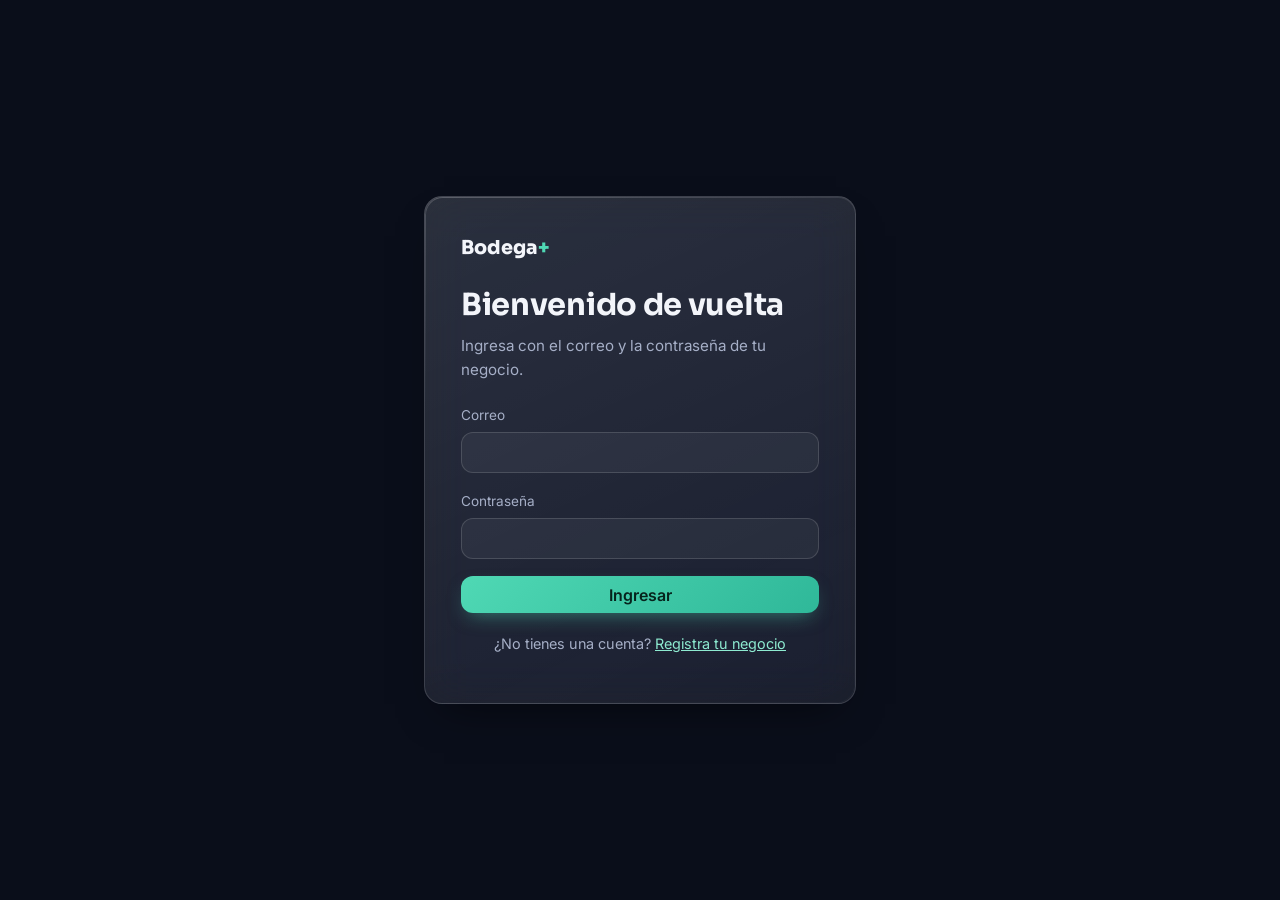
<file: login.html>
<!DOCTYPE html>
<html lang="es">
<head>
  <meta charset="UTF-8" />
  <meta name="viewport" content="width=device-width, initial-scale=1.0" />
  <title>Iniciar sesión · Bodega+</title>
  <link rel="icon" href="/img/favicon.png" />
  <link rel="preconnect" href="https://fonts.googleapis.com" />
  <link rel="preconnect" href="https://fonts.gstatic.com" crossorigin />
  <link rel="stylesheet" href="/css/styles.css" />
</head>
<body>
  <div class="fondo-liquido" aria-hidden="true"><span class="b1"></span><span class="b2"></span><span class="b3"></span></div>

  <main class="auth-pantalla">
    <div class="auth-tarjeta">
      <div class="marca">Bodega<span>+</span></div>
      <h1>Bienvenido de vuelta</h1>
      <p class="subtitulo-seccion">Ingresa con el correo y la contraseña de tu negocio.</p>

      <div class="mensaje-error oculto" data-error></div>

      <form id="form-login" novalidate>
        <div class="campo">
          <label for="email">Correo</label>
          <input type="email" id="email" name="email" autocomplete="email" required />
        </div>
        <div class="campo">
          <label for="password">Contraseña</label>
          <input type="password" id="password" name="password" autocomplete="current-password" required />
        </div>
        <button class="boton" type="submit" style="width:100%">Ingresar</button>
      </form>

      <p class="auth-pie">
        ¿No tienes una cuenta? <a href="/register.html">Registra tu negocio</a>
      </p>
    </div>
  </main>

  <script src="/js/ui.js"></script>
  <script src="/js/api.js"></script>
  <script src="/js/auth.js"></script>
</body>
</html>
</file>
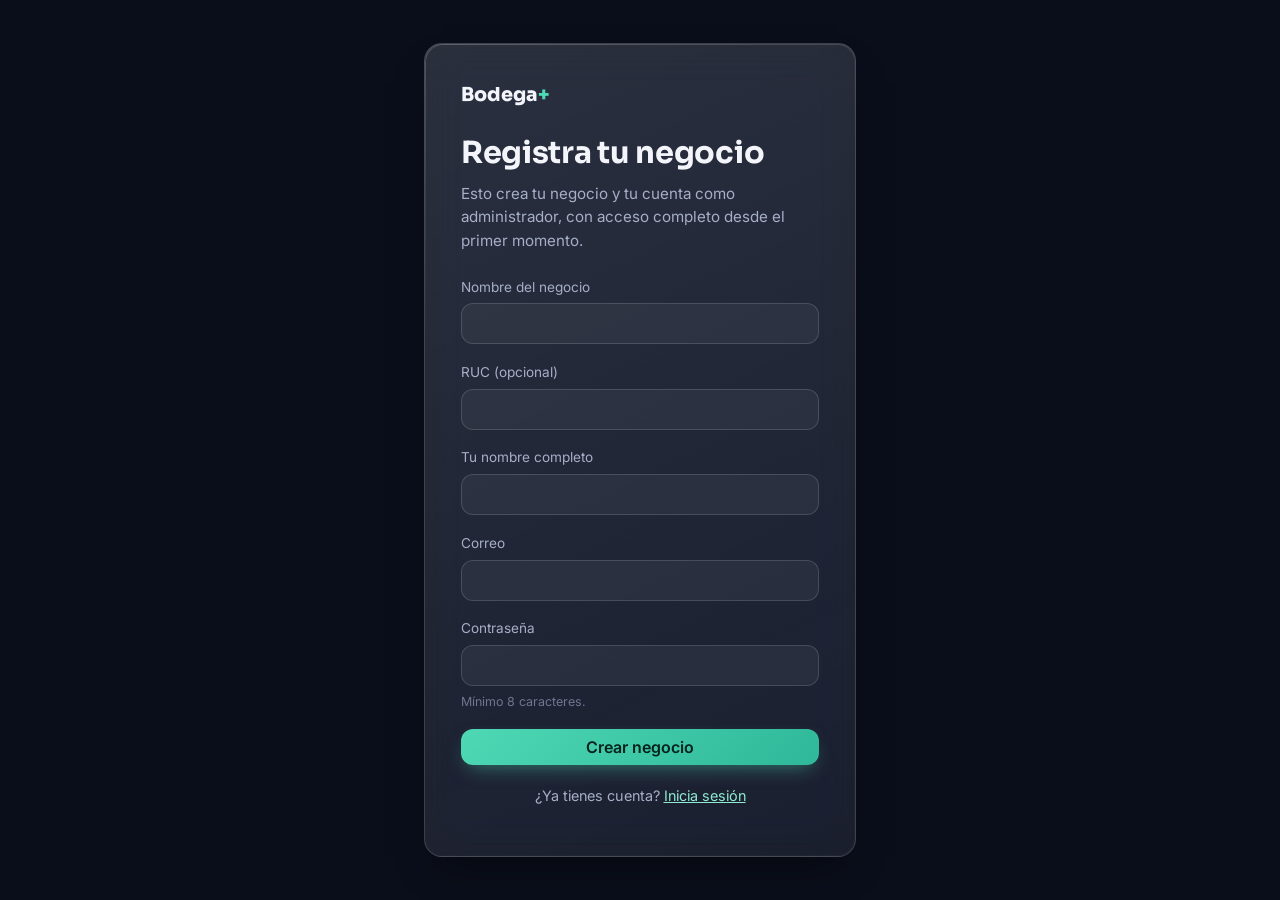
<file: register.html>
<!DOCTYPE html>
<html lang="es">
<head>
  <meta charset="UTF-8" />
  <meta name="viewport" content="width=device-width, initial-scale=1.0" />
  <title>Crear negocio · Bodega+</title>
  <link rel="icon" href="/img/favicon.png" />
  <link rel="preconnect" href="https://fonts.googleapis.com" />
  <link rel="preconnect" href="https://fonts.gstatic.com" crossorigin />
  <link rel="stylesheet" href="/css/styles.css" />
</head>
<body>
  <div class="fondo-liquido" aria-hidden="true"><span class="b1"></span><span class="b2"></span><span class="b3"></span></div>

  <main class="auth-pantalla">
    <div class="auth-tarjeta">
      <div class="marca">Bodega<span>+</span></div>
      <h1>Registra tu negocio</h1>
      <p class="subtitulo-seccion">Esto crea tu negocio y tu cuenta como administrador, con acceso completo desde el primer momento.</p>

      <div class="mensaje-error oculto" data-error></div>

      <form id="form-register" novalidate>
        <div class="campo">
          <label for="nombre_negocio">Nombre del negocio</label>
          <input type="text" id="nombre_negocio" name="nombre_negocio" required />
        </div>
        <div class="campo">
          <label for="ruc">RUC (opcional)</label>
          <input type="text" id="ruc" name="ruc" />
        </div>
        <div class="campo">
          <label for="nombre_completo">Tu nombre completo</label>
          <input type="text" id="nombre_completo" name="nombre_completo" required />
        </div>
        <div class="campo">
          <label for="email">Correo</label>
          <input type="email" id="email" name="email" autocomplete="email" required />
        </div>
        <div class="campo">
          <label for="password">Contraseña</label>
          <input type="password" id="password" name="password" autocomplete="new-password" minlength="8" required />
          <small>Mínimo 8 caracteres.</small>
        </div>
        <button class="boton" type="submit" style="width:100%">Crear negocio</button>
      </form>

      <p class="auth-pie">
        ¿Ya tienes cuenta? <a href="/login.html">Inicia sesión</a>
      </p>
    </div>
  </main>

  <script src="/js/ui.js"></script>
  <script src="/js/api.js"></script>
  <script src="/js/auth.js"></script>
</body>
</html>
</file>
<file: css/styles.css>
/* =====================================================================
   Bodega+ — Vidrio líquido
   Concepto: la vitrina de vidrio de una bodega de noche, reflejando las
   luces del local (menta, ámbar, violeta) sobre un fondo casi negro.
   Paneles traslúcidos con desenfoque real (backdrop-filter), relieve en
   3D en los bloques clave del panel principal, y animación reservada
   para responder a lo que la persona hace: enviar, guardar, confirmar.
   ===================================================================== */

@import url('https://fonts.googleapis.com/css2?family=Sora:wght@500;600;700;800&family=Inter:wght@400;500;600&family=JetBrains+Mono:wght@500;600&display=swap');

:root {
  /* Color — vitrina nocturna */
  --noche: #0A0E1A;
  --noche-2: #0E1424;
  --vidrio: rgba(255, 255, 255, 0.055);
  --vidrio-fuerte: rgba(255, 255, 255, 0.09);
  --vidrio-borde: rgba(255, 255, 255, 0.14);
  --vidrio-brillo: rgba(255, 255, 255, 0.5);

  --menta: #4FD8B4;
  --menta-suave: #8EEBD1;
  --ambar: #F5A623;
  --ciruela: #9B7BFF;
  --rosa: #FF6FA5;
  --coral: #FF6B6B;

  --texto: #F3F5FA;
  --texto-tenue: #A6AFC7;
  --texto-mudo: #6E7690;

  /* Tipografía */
  --font-display: "Sora", -apple-system, "Segoe UI", sans-serif;
  --font-body: "Inter", -apple-system, "Segoe UI", sans-serif;
  --font-mono: "JetBrains Mono", "SFMono-Regular", Consolas, monospace;

  /* Forma y movimiento */
  --radio: 18px;
  --radio-chico: 12px;
  --ease-suave: cubic-bezier(0.22, 1, 0.36, 1);
  --ease-rebote: cubic-bezier(0.34, 1.56, 0.64, 1);
  --sidebar-ancho: 16.5rem;
}

* { box-sizing: border-box; }

html { color-scheme: dark; }

html, body {
  margin: 0;
  padding: 0;
  min-height: 100vh;
  background: var(--noche);
  color: var(--texto);
  font-family: var(--font-body);
  font-size: 16px;
  line-height: 1.55;
}

/* --------------------------- Fondo líquido animado --------------------------- */

.fondo-liquido {
  position: fixed;
  inset: 0;
  z-index: -1;
  overflow: hidden;
  background: var(--noche);
}
.fondo-liquido span {
  position: absolute;
  border-radius: 50%;
  filter: blur(90px);
  opacity: 0.55;
  will-change: transform;
}
.fondo-liquido .b1 {
  width: 42vw; height: 42vw;
  top: -12vw; left: -8vw;
  background: radial-gradient(circle, var(--menta), transparent 70%);
  animation: deriva1 34s ease-in-out infinite alternate;
}
.fondo-liquido .b2 {
  width: 38vw; height: 38vw;
  bottom: -14vw; right: -6vw;
  background: radial-gradient(circle, var(--ciruela), transparent 70%);
  animation: deriva2 40s ease-in-out infinite alternate;
}
.fondo-liquido .b3 {
  width: 30vw; height: 30vw;
  top: 30vh; right: 18vw;
  background: radial-gradient(circle, var(--ambar), transparent 72%);
  opacity: 0.3;
  animation: deriva3 46s ease-in-out infinite alternate;
}
@keyframes deriva1 { to { transform: translate(8vw, 10vh) scale(1.15); } }
@keyframes deriva2 { to { transform: translate(-6vw, -8vh) scale(1.1); } }
@keyframes deriva3 { to { transform: translate(-10vw, 6vh) scale(0.9); } }

h1, h2, h3 {
  font-family: var(--font-display);
  font-weight: 700;
  margin: 0 0 0.4rem;
  color: var(--texto);
  letter-spacing: -0.01em;
}
h1 { font-size: 1.9rem; }
h2 { font-size: 1.25rem; }
h3 { font-size: 1.05rem; }

p { margin: 0 0 0.75rem; color: var(--texto-tenue); max-width: 62ch; }
.subtitulo-seccion { color: var(--texto-tenue); font-size: 0.95rem; margin: 0 0 1.5rem; max-width: 56ch; }

a { color: var(--menta-suave); }
button, input, select, textarea { font-family: inherit; font-size: 1rem; }
.nums { font-family: var(--font-mono); font-variant-numeric: tabular-nums; }

::selection { background: rgba(79, 216, 180, 0.3); }

:focus-visible {
  outline: 2px solid var(--menta);
  outline-offset: 3px;
  border-radius: 4px;
}

/* --------------------------- Vidrio: panel base --------------------------- */

.cristal, .sidebar, .app-topbar, .resumen-celda, .seccion, .auth-tarjeta, .landing-lista li {
  position: relative;
  background:
    linear-gradient(155deg, rgba(255,255,255,0.09), rgba(255,255,255,0.02)),
    var(--vidrio);
  border: 1px solid var(--vidrio-borde);
  border-radius: var(--radio);
  backdrop-filter: blur(22px) saturate(150%);
  -webkit-backdrop-filter: blur(22px) saturate(150%);
  box-shadow:
    0 1px 0 rgba(255,255,255,0.08) inset,
    0 20px 40px -20px rgba(0,0,0,0.6);
}

/* Reflejo de borde superior, como el filo de un vidrio real */
.cristal::before, .sidebar::before, .app-topbar::before, .resumen-celda::before,
.seccion::before, .auth-tarjeta::before, .landing-lista li::before {
  content: "";
  position: absolute;
  inset: 0;
  border-radius: inherit;
  padding: 1px;
  background: linear-gradient(155deg, var(--vidrio-brillo), transparent 30%, transparent 70%, rgba(255,255,255,0.08));
  -webkit-mask: linear-gradient(#000 0 0) content-box, linear-gradient(#000 0 0);
  -webkit-mask-composite: xor;
  mask-composite: exclude;
  opacity: 0.35;
  pointer-events: none;
}

/* Tarjetas con relieve 3D + barrido de brillo: reservado para los
   bloques protagonistas (resumen del panel, hero de la portada). */
.cristal--interactivo {
  transform-style: preserve-3d;
  transition: transform 0.5s var(--ease-suave), box-shadow 0.5s var(--ease-suave);
  cursor: default;
}
.cristal--interactivo:hover {
  box-shadow:
    0 1px 0 rgba(255,255,255,0.1) inset,
    0 30px 60px -20px rgba(0,0,0,0.7);
}
.cristal--interactivo::after {
  content: "";
  position: absolute;
  inset: 0;
  border-radius: inherit;
  background: linear-gradient(115deg, transparent 40%, rgba(255,255,255,0.16) 50%, transparent 60%);
  background-size: 220% 220%;
  background-position: 130% 130%;
  opacity: 0;
  transition: opacity 0.4s ease;
  pointer-events: none;
}
.cristal--interactivo:hover::after {
  opacity: 1;
  animation: barrido 1.1s var(--ease-suave);
}
@keyframes barrido {
  from { background-position: 130% 130%; }
  to { background-position: -30% -30%; }
}

/* --------------------------- Botones --------------------------- */

.boton {
  position: relative;
  overflow: hidden;
  display: inline-flex;
  align-items: center;
  justify-content: center;
  gap: 0.45rem;
  border: none;
  background: linear-gradient(135deg, var(--menta), #2FB899);
  color: #06231C;
  padding: 0.65rem 1.15rem;
  border-radius: var(--radio-chico);
  cursor: pointer;
  font-weight: 600;
  line-height: 1;
  box-shadow: 0 8px 20px -8px rgba(79, 216, 180, 0.55);
  transition: transform 0.15s var(--ease-suave), box-shadow 0.15s var(--ease-suave), opacity 0.15s ease;
}
.boton:hover { transform: translateY(-1px); box-shadow: 0 12px 26px -8px rgba(79, 216, 180, 0.65); }
.boton:active { transform: translateY(0); }
.boton[disabled] { opacity: 0.55; cursor: not-allowed; transform: none; }

/* Onda al hacer clic — confirma que el toque se registró (útil con
   la latencia de un servidor gratuito que puede tardar en responder) */
.boton .onda {
  position: absolute;
  border-radius: 50%;
  background: rgba(255,255,255,0.5);
  transform: scale(0);
  animation: onda-expandir 0.6s ease-out;
  pointer-events: none;
}
@keyframes onda-expandir { to { transform: scale(2.6); opacity: 0; } }

.boton--fantasma {
  background: var(--vidrio-fuerte);
  color: var(--texto);
  box-shadow: none;
  border: 1px solid var(--vidrio-borde);
}
.boton--fantasma:hover { background: rgba(255,255,255,0.13); box-shadow: none; }

.boton--peligro {
  background: rgba(255, 107, 107, 0.14);
  color: #FFB3B3;
  box-shadow: none;
  border: 1px solid rgba(255, 107, 107, 0.3);
}
.boton--peligro:hover { background: rgba(255, 107, 107, 0.22); box-shadow: none; }

.boton--pequeno { padding: 0.4rem 0.75rem; font-size: 0.85rem; }

/* Estado de carga real del botón mientras espera la respuesta del
   servidor (evita doble clic y confirma que algo está pasando). */
.boton[data-cargando] { color: transparent; pointer-events: none; }
.boton[data-cargando]::before {
  content: "";
  position: absolute;
  width: 1.1rem; height: 1.1rem;
  border-radius: 50%;
  border: 2px solid rgba(255,255,255,0.35);
  border-top-color: currentColor;
  color: #06231C;
  animation: girar 0.7s linear infinite;
}
.boton--fantasma[data-cargando]::before,
.boton--peligro[data-cargando]::before { color: var(--texto); }
@keyframes girar { to { transform: rotate(360deg); } }

/* --------------------------- Formularios --------------------------- */

.campo { margin-bottom: 1.1rem; display: flex; flex-direction: column; gap: 0.35rem; }
.campo label { font-size: 0.85rem; color: var(--texto-tenue); }
.campo small { color: var(--texto-mudo); font-size: 0.78rem; }
.campo input, .campo select, .campo textarea {
  border: 1px solid var(--vidrio-borde);
  background: rgba(255,255,255,0.05);
  padding: 0.6rem 0.75rem;
  border-radius: var(--radio-chico);
  color: var(--texto);
  transition: border-color 0.2s ease, box-shadow 0.2s ease, background 0.2s ease;
}
.campo input::placeholder, .campo textarea::placeholder { color: var(--texto-mudo); }
.campo input:focus, .campo select:focus, .campo textarea:focus {
  outline: none;
  border-color: var(--menta);
  background: rgba(255,255,255,0.08);
  box-shadow: 0 0 0 4px rgba(79, 216, 180, 0.16);
}
.campo textarea { resize: vertical; min-height: 4.5rem; }
.campo-fila { display: flex; gap: 1rem; flex-wrap: wrap; }
.campo-fila > .campo { flex: 1 1 10rem; }

/* --------------------------- Notificaciones flotantes (toasts) --------------------------- */

.toast-pila {
  position: fixed;
  top: 1.25rem;
  right: 1.25rem;
  z-index: 200;
  display: flex;
  flex-direction: column;
  gap: 0.6rem;
  max-width: min(24rem, calc(100vw - 2.5rem));
}
.toast {
  display: flex;
  align-items: flex-start;
  gap: 0.6rem;
  padding: 0.85rem 1rem;
  border-radius: var(--radio-chico);
  background: rgba(14, 20, 36, 0.85);
  border: 1px solid var(--vidrio-borde);
  border-left: 3px solid var(--menta);
  backdrop-filter: blur(18px);
  -webkit-backdrop-filter: blur(18px);
  box-shadow: 0 20px 40px -16px rgba(0,0,0,0.6);
  animation: toast-entrar 0.35s var(--ease-rebote);
  font-size: 0.92rem;
}
.toast.saliendo { animation: toast-salir 0.25s ease-in forwards; }
.toast--error { border-left-color: var(--coral); }
.toast--info { border-left-color: var(--ciruela); }
.toast__icono { flex-shrink: 0; margin-top: 0.1rem; }
.toast__texto { flex: 1; color: var(--texto); }
.toast__cerrar {
  background: none; border: none; color: var(--texto-mudo);
  cursor: pointer; font-size: 1rem; line-height: 1; padding: 0.1rem;
}
.toast__cerrar:hover { color: var(--texto); }
@keyframes toast-entrar { from { opacity: 0; transform: translateX(24px) scale(0.96); } to { opacity: 1; transform: none; } }
@keyframes toast-salir { to { opacity: 0; transform: translateX(24px) scale(0.96); } }

/* --------------------------- Mensajes inline (formularios de auth) --------------------------- */

.mensaje-error {
  border-left: 3px solid var(--coral);
  background: rgba(255, 107, 107, 0.1);
  color: #FFC2C2;
  padding: 0.65rem 0.85rem;
  border-radius: var(--radio-chico);
  font-size: 0.9rem;
  margin-bottom: 1rem;
}
.mensaje-exito {
  border-left: 3px solid var(--menta);
  background: rgba(79, 216, 180, 0.1);
  color: var(--menta-suave);
  padding: 0.65rem 0.85rem;
  border-radius: var(--radio-chico);
  font-size: 0.9rem;
  margin-bottom: 1rem;
}
.oculto { display: none !important; }

/* --------------------------- Auth (login/registro) --------------------------- */

.auth-pantalla {
  min-height: 100vh;
  display: grid;
  place-items: center;
  padding: 2rem 1rem;
  position: relative;
}
.auth-tarjeta {
  width: 100%;
  max-width: 27rem;
  padding: 2.25rem;
  animation: entrar-arriba 0.6s var(--ease-suave);
}
.auth-tarjeta .marca {
  font-family: var(--font-display);
  font-weight: 800;
  font-size: 1.2rem;
  margin-bottom: 1.25rem;
}
.auth-tarjeta .marca span { color: var(--menta); }
.auth-tarjeta h1 { margin-bottom: 0.3rem; }
.auth-pie { margin-top: 1.25rem; font-size: 0.9rem; text-align: center; color: var(--texto-tenue); }

@keyframes entrar-arriba {
  from { opacity: 0; transform: translateY(14px) scale(0.98); }
  to { opacity: 1; transform: none; }
}

/* --------------------------- Landing (index) --------------------------- */

.landing-topbar {
  display: flex;
  justify-content: space-between;
  align-items: center;
  padding: 1.1rem 2rem;
  margin: 1rem;
  position: relative;
  z-index: 2;
}
.landing-marca { font-family: var(--font-display); font-size: 1.3rem; font-weight: 800; }
.landing-marca span { color: var(--menta); }

.landing-hero {
  max-width: 68rem;
  margin: 1.5rem auto 0;
  padding: 3rem 1.5rem 4rem;
  display: grid;
  grid-template-columns: 1.1fr 0.9fr;
  gap: 2.5rem;
  align-items: center;
}
.landing-hero__texto .cifra {
  font-family: var(--font-mono);
  color: var(--menta-suave);
  letter-spacing: 0.02em;
  margin-bottom: 1rem;
  display: block;
  font-size: 0.9rem;
}
.landing-hero__texto h1 { font-size: clamp(2rem, 4vw, 2.9rem); line-height: 1.12; max-width: 16ch; }
.landing-hero__texto p { font-size: 1.05rem; max-width: 42ch; margin-top: 1rem; }
.landing-acciones { display: flex; gap: 1rem; margin-top: 1.75rem; flex-wrap: wrap; }

/* Vitrina: si agregas una foto en /img/hero-bodega.jpg se ve detrás
   del vidrio; si no la agregas, el degradado solo se ve igual de bien. */
.landing-hero__vitrina {
  aspect-ratio: 4 / 5;
  border-radius: 28px;
  padding: 1.5rem;
  display: flex;
  align-items: flex-end;
  background-image:
    linear-gradient(200deg, rgba(79,216,180,0.28), rgba(155,123,255,0.22) 55%, rgba(10,14,26,0.6)),
    url('/img/hero-bodega.png');
  background-size: cover;
  background-position: center;
  transform: perspective(1200px) rotateY(-6deg) rotateX(2deg);
  transition: transform 0.6s var(--ease-suave);
}
.landing-hero__vitrina:hover { transform: perspective(1200px) rotateY(-2deg) rotateX(0deg); }
.landing-hero__vitrina p {
  color: var(--texto);
  font-family: var(--font-mono);
  font-size: 0.85rem;
  margin: 0;
  background: rgba(10,14,26,0.55);
  padding: 0.6rem 0.85rem;
  border-radius: var(--radio-chico);
  border: 1px solid var(--vidrio-borde);
}

.landing-lista {
  max-width: 68rem;
  margin: 0 auto;
  padding: 0 1.5rem 4rem;
  display: grid;
  gap: 1.25rem;
  grid-template-columns: repeat(auto-fit, minmax(14rem, 1fr));
}
.landing-lista li { list-style: none; padding: 1.5rem; }
.landing-lista .icono {
  width: 2.5rem; height: 2.5rem;
  display: grid; place-items: center;
  border-radius: 12px;
  background: rgba(79, 216, 180, 0.14);
  color: var(--menta-suave);
  margin-bottom: 0.9rem;
}
.landing-lista h3 { margin-bottom: 0.3rem; font-size: 1rem; }
.landing-lista p { margin: 0; font-size: 0.92rem; }

/* --------------------------- Layout de la aplicación --------------------------- */

.app-shell { display: flex; min-height: 100vh; align-items: flex-start; gap: 1.25rem; padding: 1.25rem; }

.sidebar {
  position: sticky;
  top: 1.25rem;
  width: var(--sidebar-ancho);
  flex-shrink: 0;
  display: flex;
  flex-direction: column;
  padding: 1.5rem 1.1rem;
  height: calc(100vh - 2.5rem);
}
.sidebar__marca {
  font-family: var(--font-display);
  font-size: 1.15rem;
  font-weight: 800;
  padding: 0 0.4rem 1.5rem;
  display: flex;
  align-items: center;
  gap: 0.5rem;
}
.sidebar__marca span { color: var(--menta); }
.sidebar__nav { display: flex; flex-direction: column; gap: 0.2rem; flex: 1; }
.sidebar__nav a {
  position: relative;
  color: var(--texto-tenue);
  text-decoration: none;
  padding: 0.65rem 0.8rem;
  border-radius: var(--radio-chico);
  font-weight: 500;
  font-size: 0.95rem;
  transition: color 0.2s ease, background 0.2s ease;
}
.sidebar__nav a:hover { background: var(--vidrio-fuerte); color: var(--texto); }
.sidebar__nav a.activo {
  color: #06231C;
  background: linear-gradient(135deg, var(--menta), var(--menta-suave));
  font-weight: 600;
  box-shadow: 0 8px 18px -8px rgba(79,216,180,0.5);
}
.sidebar__salir {
  margin-top: 1rem;
  border: 1px solid var(--vidrio-borde);
  background: var(--vidrio);
  color: var(--texto-tenue);
  padding: 0.6rem 0.8rem;
  border-radius: var(--radio-chico);
  cursor: pointer;
  text-align: left;
  transition: color 0.2s ease, border-color 0.2s ease;
}
.sidebar__salir:hover { border-color: var(--coral); color: #FFB3B3; }

.app-content { flex: 1; min-width: 0; display: flex; flex-direction: column; gap: 1.25rem; }

.app-topbar {
  display: flex;
  justify-content: space-between;
  align-items: center;
  padding: 1.1rem 1.6rem;
  flex-wrap: wrap;
  gap: 0.5rem;
}
.app-topbar h1 { margin: 0; }
.app-topbar__usuario { color: var(--texto-tenue); font-size: 0.9rem; }
.app-topbar__usuario strong { color: var(--texto); }

.app-main { flex: 1; display: flex; flex-direction: column; gap: 1.75rem; }

.solo-admin { display: none; }
body.rol-admin .solo-admin { display: revert; }

/* Entrada escalonada — un único momento orquestado al cargar cada
   página, no una animación repetida por cada tarjeta. */
[data-revelar] { animation: entrar-arriba 0.55s var(--ease-suave) both; }
[data-revelar="1"] { animation-delay: 0.05s; }
[data-revelar="2"] { animation-delay: 0.12s; }
[data-revelar="3"] { animation-delay: 0.19s; }

/* --------------------------- Bloques de resumen (panel) --------------------------- */

.resumen-fila {
  display: grid;
  gap: 1rem;
  grid-template-columns: repeat(auto-fit, minmax(11.5rem, 1fr));
}
.resumen-celda {
  padding: 1.3rem 1.4rem;
  perspective: 800px;
}
.resumen-celda .etiqueta { display: block; font-size: 0.85rem; color: var(--texto-tenue); margin-bottom: 0.4rem; }
.resumen-celda .cifra { display: block; font-family: var(--font-mono); font-size: 1.7rem; color: var(--texto); font-weight: 600; }
.resumen-celda .cifra.alerta { color: var(--ambar); }

/* --------------------------- Secciones y tablas --------------------------- */

.seccion { padding: 1.6rem 1.8rem; }
.seccion-cabecera {
  display: flex;
  justify-content: space-between;
  align-items: flex-start;
  gap: 1rem;
  margin-bottom: 1.25rem;
  flex-wrap: wrap;
}
.seccion-cabecera h2 { margin-bottom: 0.2rem; }
.seccion-cabecera .subtitulo-seccion { margin: 0; }

.tabla-envoltorio { border: 1px solid var(--vidrio-borde); border-radius: var(--radio-chico); overflow: hidden; }

table { width: 100%; border-collapse: collapse; }
thead th {
  text-align: left;
  font-weight: 600;
  font-size: 0.82rem;
  color: var(--texto-tenue);
  padding: 0.7rem 0.9rem;
  border-bottom: 1px solid var(--vidrio-borde);
  background: rgba(255,255,255,0.03);
}
tbody td {
  padding: 0.7rem 0.9rem;
  border-bottom: 1px solid rgba(255,255,255,0.06);
  vertical-align: middle;
  color: var(--texto);
}
tbody tr:last-child td { border-bottom: none; }
tbody tr:hover { background: rgba(255,255,255,0.035); }
td.num, th.num { text-align: right; font-family: var(--font-mono); }

/* Estado vacío — invitación a actuar, no solo un texto en cursiva */
.tabla-vacia { padding: 2.5rem 1.5rem; text-align: center; }
.tabla-vacia p { margin: 0 0 1rem; color: var(--texto-tenue); }
.tabla-vacia__icono { font-size: 1.6rem; margin-bottom: 0.6rem; opacity: 0.7; }

/* --------------------------- Carga (skeleton) --------------------------- */

.skeleton {
  background: linear-gradient(100deg, rgba(255,255,255,0.05) 30%, rgba(255,255,255,0.12) 50%, rgba(255,255,255,0.05) 70%);
  background-size: 220% 100%;
  animation: brillo-carga 1.4s ease-in-out infinite;
  border-radius: 6px;
  display: inline-block;
}
@keyframes brillo-carga { from { background-position: 130% 0; } to { background-position: -30% 0; } }
.skeleton-fila td { padding: 0.9rem; }
.skeleton-linea { height: 0.85rem; width: 70%; }

.insignia {
  display: inline-flex;
  align-items: center;
  gap: 0.3rem;
  padding: 0.2rem 0.6rem;
  border-radius: 999px;
  font-size: 0.78rem;
  font-weight: 600;
}
.insignia--normal, .insignia--completada { background: rgba(79, 216, 180, 0.14); color: var(--menta-suave); }
.insignia--bajo { background: rgba(245, 166, 35, 0.16); color: var(--ambar); }
.insignia--agotado, .insignia--anulada { background: rgba(255, 107, 107, 0.14); color: #FF9B9B; }

.acciones-fila { display: flex; gap: 0.4rem; justify-content: flex-end; }

.filtros { display: flex; gap: 0.75rem; flex-wrap: wrap; align-items: flex-end; margin-bottom: 1.25rem; }
.filtros .campo { margin-bottom: 0; min-width: 10rem; }

/* --------------------------- Diálogo (crear/editar) --------------------------- */

dialog {
  border: none;
  border-radius: 22px;
  padding: 0;
  width: 100%;
  max-width: 30rem;
  color: var(--texto);
  background: transparent;
}
dialog[open] {
  animation: dialogo-entrar 0.3s var(--ease-rebote);
}
dialog::backdrop {
  background: rgba(5, 8, 16, 0.55);
  backdrop-filter: blur(6px);
  -webkit-backdrop-filter: blur(6px);
}
@keyframes dialogo-entrar {
  from { opacity: 0; transform: scale(0.94) translateY(8px); }
  to { opacity: 1; transform: none; }
}
.dialogo-cuerpo {
  padding: 1.75rem;
  background:
    linear-gradient(155deg, rgba(255,255,255,0.1), rgba(255,255,255,0.03)),
    rgba(14, 20, 36, 0.92);
  border: 1px solid var(--vidrio-borde);
  border-radius: 22px;
  backdrop-filter: blur(24px);
  -webkit-backdrop-filter: blur(24px);
}
.dialogo-cuerpo h2 { margin-bottom: 0.3rem; }
.dialogo-cuerpo .subtitulo-seccion { margin-bottom: 1.25rem; }
.dialogo-acciones { display: flex; justify-content: flex-end; gap: 0.75rem; margin-top: 1.5rem; }

/* --------------------------- Venta: selector de items --------------------------- */

.venta-items { border: 1px solid var(--vidrio-borde); border-radius: var(--radio-chico); margin-bottom: 1rem; overflow: hidden; }
.venta-items .fila-item {
  display: grid;
  grid-template-columns: 1fr 6rem 7rem auto;
  gap: 0.75rem;
  align-items: center;
  padding: 0.65rem 0.9rem;
  border-bottom: 1px solid rgba(255,255,255,0.06);
  animation: entrar-arriba 0.3s var(--ease-suave);
}
.venta-items .fila-item:last-child { border-bottom: none; }
.venta-total {
  display: flex;
  justify-content: space-between;
  align-items: center;
  padding: 1rem 1.2rem;
  border-top: 1px solid var(--vidrio-borde);
  font-family: var(--font-mono);
  font-size: 1.3rem;
  font-weight: 600;
}
.venta-total strong { color: var(--menta-suave); transition: color 0.2s ease; }

/* --------------------------- Responsivo --------------------------- */

@media (max-width: 860px) {
  .app-shell { flex-direction: column; padding: 0.9rem; gap: 0.9rem; }
  .sidebar {
    position: static;
    width: auto;
    height: auto;
    flex-direction: row;
    align-items: center;
    overflow-x: auto;
    padding: 0.75rem 1rem;
  }
  .sidebar__marca { padding: 0 1rem 0 0; }
  .sidebar__nav { flex-direction: row; }
  .sidebar__salir { margin-top: 0; margin-left: auto; white-space: nowrap; }
  .landing-hero { grid-template-columns: 1fr; }
  .landing-hero__vitrina { transform: none; aspect-ratio: 16/9; }
  .venta-items .fila-item { grid-template-columns: 1fr; }
  .toast-pila { left: 1rem; right: 1rem; max-width: none; }
}

@media (prefers-reduced-motion: reduce) {
  *, *::before, *::after { animation-duration: 0.001ms !important; animation-iteration-count: 1 !important; transition-duration: 0.001ms !important; }
  .fondo-liquido span { animation: none; }
  .cristal--interactivo { transform: none !important; }
}
</file>
